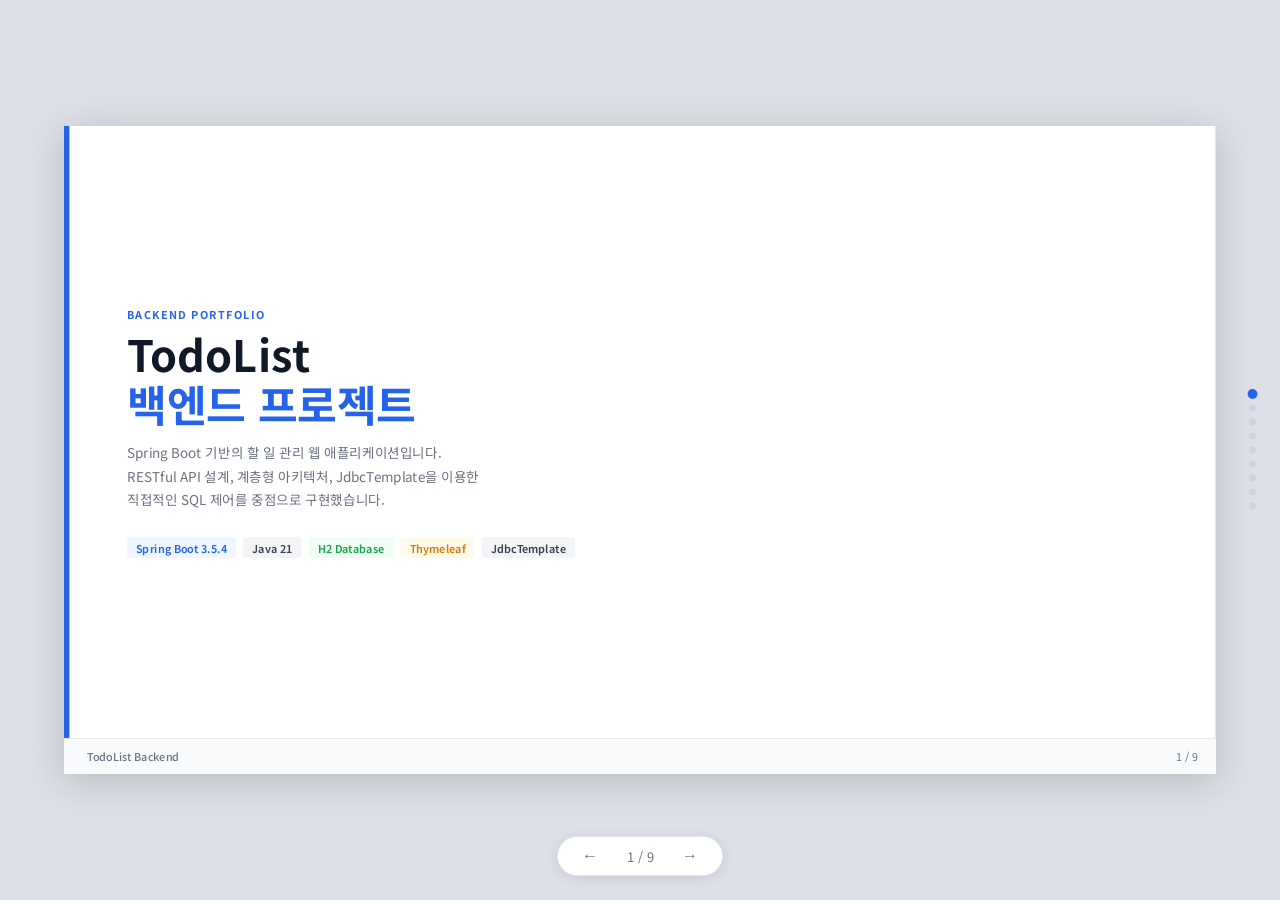
<file: pages/todoList_portfolio.html>
<!DOCTYPE html>
<html lang="ko">
<head>
  <meta charset="UTF-8" />
  <meta name="viewport" content="width=device-width, initial-scale=1.0" />
  <title>TodoList 백엔드 포트폴리오</title>
  <style>
    @import url('https://fonts.googleapis.com/css2?family=Noto+Sans+KR:wght@400;500;700&display=swap');

    * { box-sizing: border-box; margin: 0; padding: 0; }

    :root {
      --accent: #2563eb;
      --accent-light: #eff6ff;
      --text: #111827;
      --sub: #6b7280;
      --border: #e5e7eb;
      --bg: #f9fafb;
      --white: #ffffff;
      --code-bg: #f3f4f6;
      --green: #16a34a;
      --red: #dc2626;
      --amber: #d97706;
      --slide-w: 1280px;
      --slide-h: 720px;
    }

    html, body {
      font-family: 'Noto Sans KR', sans-serif;
      background: #dde1e7;
      height: 100%;
      overflow: hidden;
      color: var(--text);
    }

    #app {
      width: 100vw;
      height: 100vh;
      display: flex;
      align-items: center;
      justify-content: center;
    }

    #stage {
      width: var(--slide-w);
      height: var(--slide-h);
      position: relative;
      box-shadow: 0 8px 40px rgba(0,0,0,.18);
    }

    @media (max-width: 1300px) { #stage { transform: scale(0.9); transform-origin: center; } }
    @media (max-width: 1160px) { #stage { transform: scale(0.8); transform-origin: center; } }
    @media (max-width: 1030px) { #stage { transform: scale(0.7); transform-origin: center; } }
    @media (max-width:  900px) { #stage { transform: scale(0.6); transform-origin: center; } }
    @media (max-width:  780px) { #stage { transform: scale(0.5); transform-origin: center; } }

    /* ── Slide ── */
    .slide {
      position: absolute;
      inset: 0;
      background: var(--white);
      display: flex;
      flex-direction: column;
      opacity: 0;
      pointer-events: none;
      transition: opacity .3s ease;
      overflow: hidden;
    }
    .slide.active { opacity: 1; pointer-events: all; }

    /* 왼쪽 색 바 */
    .slide-inner {
      display: flex;
      flex: 1;
      min-height: 0;
    }
    .side-bar {
      width: 6px;
      background: var(--accent);
      flex-shrink: 0;
    }
    .slide-body {
      flex: 1;
      padding: 52px 64px 44px;
      display: flex;
      flex-direction: column;
      min-height: 0;
    }

    /* ── 슬라이드 헤더 ── */
    .slide-header {
      margin-bottom: 32px;
    }
    .slide-category {
      font-size: 12px;
      font-weight: 700;
      letter-spacing: .12em;
      text-transform: uppercase;
      color: var(--accent);
      margin-bottom: 8px;
    }
    .slide-title {
      font-size: 34px;
      font-weight: 700;
      color: var(--text);
      line-height: 1.2;
    }
    .slide-title span {
      color: var(--accent);
    }
    .slide-desc {
      margin-top: 10px;
      font-size: 15px;
      color: var(--sub);
      line-height: 1.7;
    }
    .title-divider {
      width: 40px;
      height: 3px;
      background: var(--accent);
      margin-top: 14px;
    }

    /* ── 하단 바 ── */
    .slide-footer {
      height: 40px;
      background: var(--bg);
      border-top: 1px solid var(--border);
      display: flex;
      align-items: center;
      justify-content: space-between;
      padding: 0 20px 0 26px;
      flex-shrink: 0;
    }
    .footer-project {
      font-size: 12px;
      color: var(--sub);
      font-weight: 500;
    }
    .footer-num {
      font-size: 12px;
      color: var(--sub);
    }

    /* ── 카드 ── */
    .card {
      background: var(--bg);
      border: 1px solid var(--border);
      border-radius: 8px;
      padding: 20px 22px;
    }
    .card-title {
      font-size: 13px;
      font-weight: 700;
      color: var(--sub);
      text-transform: uppercase;
      letter-spacing: .08em;
      margin-bottom: 12px;
    }

    /* ── 배지 ── */
    .badge {
      display: inline-block;
      padding: 3px 10px;
      border-radius: 4px;
      font-size: 12px;
      font-weight: 600;
    }
    .badge-blue   { background: var(--accent-light); color: var(--accent); }
    .badge-green  { background: #f0fdf4; color: var(--green); }
    .badge-red    { background: #fef2f2; color: var(--red); }
    .badge-amber  { background: #fffbeb; color: var(--amber); }
    .badge-gray   { background: var(--code-bg); color: #374151; }

    /* ── 테이블 ── */
    .ppt-table {
      width: 100%;
      border-collapse: collapse;
      font-size: 14px;
    }
    .ppt-table th {
      padding: 9px 14px;
      text-align: left;
      font-size: 12px;
      font-weight: 700;
      color: var(--sub);
      background: var(--bg);
      border-bottom: 1px solid var(--border);
      letter-spacing: .06em;
      text-transform: uppercase;
    }
    .ppt-table td {
      padding: 10px 14px;
      border-bottom: 1px solid var(--border);
      color: var(--text);
      vertical-align: middle;
    }
    .ppt-table tr:last-child td { border-bottom: none; }

    /* ── 코드 블럭 ── */
    .code-block {
      background: #1e1e1e;
      border-radius: 8px;
      padding: 18px 20px;
      font-family: 'Consolas', 'Fira Code', monospace;
      font-size: 13px;
      line-height: 1.7;
      color: #d4d4d4;
      overflow: hidden;
    }
    .kw   { color: #569cd6; }
    .cls  { color: #4ec9b0; }
    .str  { color: #ce9178; }
    .cmt  { color: #6a9955; }
    .fn   { color: #dcdcaa; }
    .num  { color: #b5cea8; }
    .type { color: #4ec9b0; }
    .ann  { color: #9cdcfe; }
    .op   { color: #d4d4d4; }

    /* ── HTTP 메서드 ── */
    .method {
      display: inline-block;
      padding: 2px 8px;
      border-radius: 3px;
      font-size: 12px;
      font-weight: 700;
      font-family: monospace;
      min-width: 56px;
      text-align: center;
    }
    .get    { background: #f0fdf4; color: #166534; border: 1px solid #bbf7d0; }
    .post   { background: #eff6ff; color: #1d4ed8; border: 1px solid #bfdbfe; }
    .put    { background: #fffbeb; color: #92400e; border: 1px solid #fde68a; }
    .delete { background: #fef2f2; color: #991b1b; border: 1px solid #fecaca; }

    /* ── 레이아웃 ── */
    .grid-2 { display: grid; grid-template-columns: 1fr 1fr; gap: 20px; }
    .grid-3 { display: grid; grid-template-columns: 1fr 1fr 1fr; gap: 16px; }
    .grid-4 { display: grid; grid-template-columns: repeat(4, 1fr); gap: 14px; }
    .flex   { display: flex; }
    .flex-col { display: flex; flex-direction: column; }
    .gap-8  { gap: 8px; }
    .gap-12 { gap: 12px; }
    .gap-16 { gap: 16px; }
    .gap-20 { gap: 20px; }
    .items-center { align-items: center; }
    .flex-1 { flex: 1; }

    /* ── 아키텍처 흐름 ── */
    .arch-wrap {
      display: flex;
      align-items: center;
      gap: 0;
      margin-bottom: 28px;
    }
    .arch-node {
      flex: 1;
      border: 1.5px solid var(--border);
      border-radius: 8px;
      padding: 14px 10px;
      text-align: center;
      background: var(--bg);
    }
    .arch-node.accent {
      border-color: var(--accent);
      background: var(--accent-light);
    }
    .arch-node-title {
      font-size: 13px;
      font-weight: 700;
      color: var(--text);
    }
    .arch-node-sub {
      font-size: 11px;
      color: var(--sub);
      margin-top: 3px;
    }
    .arch-arrow {
      flex-shrink: 0;
      width: 28px;
      display: flex;
      align-items: center;
      justify-content: center;
      color: var(--border);
      font-size: 18px;
      font-weight: 300;
    }

    /* ── 피처 리스트 ── */
    .feat-row {
      display: flex;
      align-items: flex-start;
      gap: 12px;
      padding: 11px 0;
      border-bottom: 1px solid var(--border);
    }
    .feat-row:last-child { border-bottom: none; }
    .feat-dot {
      width: 7px;
      height: 7px;
      border-radius: 50%;
      background: var(--accent);
      flex-shrink: 0;
      margin-top: 6px;
    }
    .feat-title { font-size: 14px; font-weight: 700; color: var(--text); margin-bottom: 2px; }
    .feat-desc  { font-size: 13px; color: var(--sub); line-height: 1.5; }

    /* ── 스탯 ── */
    .stat-box {
      text-align: center;
      padding: 20px 10px;
      border: 1px solid var(--border);
      border-radius: 8px;
      background: var(--white);
    }
    .stat-num   { font-size: 38px; font-weight: 700; color: var(--accent); line-height: 1; }
    .stat-label { font-size: 12px; color: var(--sub); margin-top: 6px; }

    /* ── 네비게이션 ── */
    #nav {
      position: fixed;
      bottom: 24px;
      left: 50%;
      transform: translateX(-50%);
      display: flex;
      align-items: center;
      gap: 12px;
      background: var(--white);
      border: 1px solid var(--border);
      border-radius: 999px;
      padding: 8px 18px;
      box-shadow: 0 2px 12px rgba(0,0,0,.1);
    }
    #nav button {
      background: none;
      border: none;
      cursor: pointer;
      font-size: 16px;
      color: var(--sub);
      padding: 2px 6px;
      border-radius: 4px;
    }
    #nav button:hover { background: var(--bg); color: var(--text); }
    #slide-counter { font-size: 13px; color: var(--sub); min-width: 48px; text-align: center; }

    #dots {
      position: fixed;
      right: 24px;
      top: 50%;
      transform: translateY(-50%);
      display: flex;
      flex-direction: column;
      gap: 7px;
    }
    .dot-nav {
      width: 7px; height: 7px;
      border-radius: 50%;
      background: #cbd5e1;
      cursor: pointer;
      transition: background .2s, transform .2s;
    }
    .dot-nav.active { background: var(--accent); transform: scale(1.4); }

    /* ── Hero 슬라이드 전용 ── */
    .hero-left {
      flex: 1;
      display: flex;
      flex-direction: column;
      justify-content: center;
      padding: 52px 48px 52px 64px;
      border-right: 1px solid var(--border);
    }
    .hero-right {
      width: 380px;
      background: var(--bg);
      padding: 52px 40px;
      display: flex;
      flex-direction: column;
      justify-content: center;
      gap: 14px;
    }
    .hero-title {
      font-size: 48px;
      font-weight: 700;
      line-height: 1.15;
      color: var(--text);
    }
    .hero-title span { color: var(--accent); }
    .hero-sub {
      font-size: 15px;
      color: var(--sub);
      line-height: 1.75;
      margin-top: 14px;
      max-width: 420px;
    }
    .tag-row {
      display: flex;
      flex-wrap: wrap;
      gap: 8px;
      margin-top: 28px;
    }

    /* ── tech-stack card ── */
    .tech-item {
      border: 1px solid var(--border);
      border-radius: 8px;
      padding: 16px 14px;
      background: var(--white);
    }
    .tech-name { font-size: 14px; font-weight: 700; color: var(--text); margin-bottom: 3px; }
    .tech-ver  { font-size: 12px; color: var(--sub); }
    .tech-role { font-size: 12px; color: var(--sub); margin-top: 6px; line-height: 1.4; }

    /* ── 구분선 ── */
    .section-line {
      width: 100%;
      height: 1px;
      background: var(--border);
      margin: 16px 0;
    }

    /* ── 인라인 코드 ── */
    code {
      background: var(--code-bg);
      color: #374151;
      padding: 1px 6px;
      border-radius: 3px;
      font-family: 'Consolas', monospace;
      font-size: .9em;
    }
  </style>
</head>
<body>
<div id="app">
<div id="stage">


<!-- ======================================
     S1 · 표지
====================================== -->
<div class="slide active" id="slide-0">
  <div class="slide-inner" style="flex:1; min-height:0;">
    <div class="side-bar"></div>
    <div class="hero-left">
      <div class="slide-category">Backend Portfolio</div>
      <div class="hero-title">
        TodoList<br><span>백엔드 프로젝트</span>
      </div>
      <p class="hero-sub">
        Spring Boot 기반의 할 일 관리 웹 애플리케이션입니다.<br>
        RESTful API 설계, 계층형 아키텍처, JdbcTemplate을 이용한<br>
        직접적인 SQL 제어를 중점으로 구현했습니다.
      </p>
      <div class="tag-row">
        <span class="badge badge-blue">Spring Boot 3.5.4</span>
        <span class="badge badge-gray">Java 21</span>
        <span class="badge badge-green">H2 Database</span>
        <span class="badge badge-amber">Thymeleaf</span>
        <span class="badge badge-gray">JdbcTemplate</span>
      </div>
    </div>
  </div>
  <div class="slide-footer">
    <span class="footer-project">TodoList Backend</span>
    <span class="footer-num">1 / 9</span>
  </div>
</div>


<!-- ======================================
     S2 · 기술 스택
====================================== -->
<div class="slide" id="slide-1">
  <div class="slide-inner">
    <div class="side-bar"></div>
    <div class="slide-body">
      <div class="slide-header">
        <div class="slide-category">Tech Stack</div>
        <div class="slide-title">사용 기술 스택</div>
        <div class="title-divider"></div>
      </div>

      <div class="grid-4" style="margin-bottom:18px;">
        <div class="tech-item">
          <div class="tech-name">Java 21</div>
          <div class="tech-ver">LTS 버전</div>
          <div class="tech-role">언어 기반. Record, Pattern Matching 등 최신 문법 활용 가능</div>
        </div>
        <div class="tech-item">
          <div class="tech-name">Spring Boot 3.5.4</div>
          <div class="tech-ver">최신 릴리즈</div>
          <div class="tech-role">자동 설정, 내장 Tomcat 제공. 빠른 애플리케이션 구성</div>
        </div>
        <div class="tech-item">
          <div class="tech-name">Spring JDBC</div>
          <div class="tech-ver">JdbcTemplate</div>
          <div class="tech-role">ORM 없이 직접 SQL 작성. DB 동작 흐름을 명시적으로 제어</div>
        </div>
        <div class="tech-item">
          <div class="tech-name">H2 Database</div>
          <div class="tech-ver">In-Memory</div>
          <div class="tech-role">별도 DB 설치 없이 즉시 실행. /h2-console로 실시간 조회 가능</div>
        </div>
      </div>

      <div class="grid-3" style="margin-bottom:18px;">
        <div class="tech-item">
          <div class="tech-name">Thymeleaf</div>
          <div class="tech-ver">서버사이드 템플릿</div>
          <div class="tech-role">Spring MVC와 자연스럽게 통합. HTML에 직접 렌더링</div>
        </div>
        <div class="tech-item">
          <div class="tech-name">Spring Web MVC</div>
          <div class="tech-ver">REST + View</div>
          <div class="tech-role">REST API 컨트롤러와 View 컨트롤러를 분리해 역할 명확화</div>
        </div>
        <div class="tech-item">
          <div class="tech-name">Gradle</div>
          <div class="tech-ver">빌드 도구</div>
          <div class="tech-role">의존성 관리, 빌드 자동화. Groovy DSL 기반 스크립트 구성</div>
        </div>
      </div>

      <div class="card" style="padding:16px 20px;">
        <div class="flex gap-20">
          <div>
            <div class="card-title" style="margin-bottom:4px;">기술 선택 배경</div>
            <p style="font-size:13px; color:var(--sub); line-height:1.6;">JPA 대신 JdbcTemplate을 선택해 SQL을 직접 작성함으로써 ORM이 감추는 DB 동작 원리를 명확하게 이해하는 것을 목표로 했습니다.</p>
          </div>
          <div style="width:1px; background:var(--border); flex-shrink:0;"></div>
          <div>
            <div class="card-title" style="margin-bottom:4px;">DB 전략</div>
            <p style="font-size:13px; color:var(--sub); line-height:1.6;">H2 인메모리 DB를 사용해 환경 설정 없이 바로 실행 가능한 독립적인 개발 환경을 구성했습니다. <code>schema.sql</code>로 스키마를 자동 초기화합니다.</p>
          </div>
        </div>
      </div>
    </div>
  </div>
  <div class="slide-footer">
    <span class="footer-project">TodoList Backend</span>
    <span class="footer-num">2 / 9</span>
  </div>
</div>


<!-- ======================================
     S3 · 아키텍처
====================================== -->
<div class="slide" id="slide-2">
  <div class="slide-inner">
    <div class="side-bar"></div>
    <div class="slide-body">
      <div class="slide-header">
        <div class="slide-category">Architecture</div>
        <div class="slide-title">계층형 아키텍처</div>
        <div class="title-divider"></div>
      </div>

      <div class="arch-wrap">
        <div class="arch-node accent">
          <div class="arch-node-title">Client</div>
          <div class="arch-node-sub">Browser / JS</div>
        </div>
        <div class="arch-arrow">›</div>
        <div class="arch-node">
          <div class="arch-node-title">Controller</div>
          <div class="arch-node-sub">@RestController</div>
        </div>
        <div class="arch-arrow">›</div>
        <div class="arch-node">
          <div class="arch-node-title">Service</div>
          <div class="arch-node-sub">@Service</div>
        </div>
        <div class="arch-arrow">›</div>
        <div class="arch-node">
          <div class="arch-node-title">Repository</div>
          <div class="arch-node-sub">@Repository</div>
        </div>
        <div class="arch-arrow">›</div>
        <div class="arch-node">
          <div class="arch-node-title">H2 DB</div>
          <div class="arch-node-sub">In-Memory</div>
        </div>
      </div>

      <div class="grid-2">
        <div>
          <div class="card-title">레이어별 역할</div>
          <table class="ppt-table">
            <thead>
              <tr><th>레이어</th><th>클래스</th><th>역할</th></tr>
            </thead>
            <tbody>
              <tr>
                <td><span class="badge badge-blue">Controller</span></td>
                <td><code>TodoController</code></td>
                <td style="font-size:13px;">HTTP 요청·응답. REST API 처리</td>
              </tr>
              <tr>
                <td><span class="badge badge-blue">Controller</span></td>
                <td><code>TodoViewController</code></td>
                <td style="font-size:13px;">View 엔드포인트 (<code>/</code>)</td>
              </tr>
              <tr>
                <td><span class="badge badge-gray">Service</span></td>
                <td><code>TodoService</code></td>
                <td style="font-size:13px;">비즈니스 로직 캡슐화</td>
              </tr>
              <tr>
                <td><span class="badge badge-green">Repository</span></td>
                <td><code>TodoRepository</code></td>
                <td style="font-size:13px;">JdbcTemplate 기반 CRUD</td>
              </tr>
            </tbody>
          </table>
        </div>
        <div>
          <div class="card-title">패키지 구조</div>
          <div class="code-block" style="font-size:12.5px; line-height:1.75;"><pre>
<span class="cmt">com.example.todoList/</span>
├── <span class="ann">TodoListApplication.java</span>
├── <span class="ann">controller/</span>
│   ├── <span class="cls">TodoController.java</span>      <span class="cmt">// REST API</span>
│   └── <span class="cls">TodoViewController.java</span>  <span class="cmt">// View</span>
├── <span class="ann">domain/</span>
│   ├── <span class="cls">Todo.java</span>                <span class="cmt">// Entity</span>
│   └── <span class="cls">Priority.java</span>           <span class="cmt">// Enum</span>
├── <span class="ann">service/</span>
│   └── <span class="cls">TodoService.java</span>
└── <span class="ann">repository/</span>
    └── <span class="cls">TodoRepository.java</span>
</pre></div>
        </div>
      </div>
    </div>
  </div>
  <div class="slide-footer">
    <span class="footer-project">TodoList Backend</span>
    <span class="footer-num">3 / 9</span>
  </div>
</div>


<!-- ======================================
     S4 · 도메인 모델
====================================== -->
<div class="slide" id="slide-3">
  <div class="slide-inner">
    <div class="side-bar"></div>
    <div class="slide-body">
      <div class="slide-header">
        <div class="slide-category">Domain Model</div>
        <div class="slide-title">도메인 모델 설계</div>
        <div class="title-divider"></div>
      </div>

      <div class="grid-2" style="flex:1; align-items:start;">
        <div class="flex-col gap-16">
          <div>
            <div class="card-title">Todo Entity 필드</div>
            <table class="ppt-table">
              <thead>
                <tr><th>필드</th><th>타입</th><th>제약 / 기본값</th></tr>
              </thead>
              <tbody>
                <tr>
                  <td><code>id</code></td>
                  <td><span class="badge badge-gray">Long</span></td>
                  <td><span class="badge badge-blue">AUTO_INCREMENT PK</span></td>
                </tr>
                <tr>
                  <td><code>content</code></td>
                  <td><span class="badge badge-gray">String</span></td>
                  <td><span class="badge badge-red">NOT NULL</span></td>
                </tr>
                <tr>
                  <td><code>completed</code></td>
                  <td><span class="badge badge-gray">boolean</span></td>
                  <td><span class="badge badge-green">DEFAULT false</span></td>
                </tr>
                <tr>
                  <td><code>dueDate</code></td>
                  <td><span class="badge badge-gray">LocalDate</span></td>
                  <td><span class="badge badge-amber">NULLABLE</span></td>
                </tr>
                <tr>
                  <td><code>priority</code></td>
                  <td><span class="badge badge-gray">Priority</span></td>
                  <td><span class="badge badge-green">DEFAULT MEDIUM</span></td>
                </tr>
                <tr>
                  <td><code>createdAt</code></td>
                  <td><span class="badge badge-gray">LocalDateTime</span></td>
                  <td><span class="badge badge-green">AUTO TIMESTAMP</span></td>
                </tr>
              </tbody>
            </table>
          </div>
          <div class="card">
            <div class="card-title">Priority Enum</div>
            <div class="flex gap-8">
              <span class="badge badge-red" style="font-size:13px; padding:4px 14px;">HIGH</span>
              <span class="badge badge-amber" style="font-size:13px; padding:4px 14px;">MEDIUM</span>
              <span class="badge badge-green" style="font-size:13px; padding:4px 14px;">LOW</span>
            </div>
            <p style="font-size:12px; color:var(--sub); margin-top:10px; line-height:1.5;">DB에는 VARCHAR(10)으로 저장. Enum.valueOf()로 변환.</p>
          </div>
        </div>
        <div class="flex-col gap-16">
          <div>
            <div class="card-title">DDL Schema</div>
            <div class="code-block" style="font-size:12.5px;">
<span class="kw">CREATE TABLE</span> <span class="cls">todo</span> (
  <span class="ann">id</span>         <span class="type">BIGINT</span> <span class="kw">AUTO_INCREMENT PRIMARY KEY</span>,
  <span class="ann">content</span>    <span class="type">VARCHAR</span>(<span class="num">255</span>) <span class="kw">NOT NULL</span>,
  <span class="ann">completed</span>  <span class="type">BOOLEAN</span> <span class="kw">DEFAULT</span> <span class="kw">FALSE</span>,
  <span class="ann">due_date</span>   <span class="type">DATE</span>,
  <span class="ann">priority</span>   <span class="type">VARCHAR</span>(<span class="num">10</span>) <span class="kw">NOT NULL DEFAULT</span> <span class="str">'MEDIUM'</span>,
  <span class="ann">created_at</span> <span class="type">TIMESTAMP</span> <span class="kw">NOT NULL</span>
             <span class="kw">DEFAULT</span> <span class="fn">CURRENT_TIMESTAMP</span>
);
            </div>
          </div>
          <div class="card">
            <div class="card-title">설계 포인트</div>
            <div class="flex-col gap-8">
              <p style="font-size:13px; color:var(--sub); line-height:1.5;">— ORM 미사용으로 SQL 동작을 명시적으로 파악 가능</p>
              <p style="font-size:13px; color:var(--sub); line-height:1.5;">— <code>created_at</code> DB DEFAULT 설정으로 앱 의존도 제거</p>
              <p style="font-size:13px; color:var(--sub); line-height:1.5;">— <code>due_date</code> NULL 허용으로 선택적 마감일 지원</p>
              <p style="font-size:13px; color:var(--sub); line-height:1.5;">— Priority는 VARCHAR 저장 후 Enum 변환 처리</p>
            </div>
          </div>
        </div>
      </div>
    </div>
  </div>
  <div class="slide-footer">
    <span class="footer-project">TodoList Backend</span>
    <span class="footer-num">4 / 9</span>
  </div>
</div>


<!-- ======================================
     S5 · REST API
====================================== -->
<div class="slide" id="slide-4">
  <div class="slide-inner">
    <div class="side-bar"></div>
    <div class="slide-body">
      <div class="slide-header">
        <div class="slide-category">REST API</div>
        <div class="slide-title">API 엔드포인트 설계</div>
        <div class="title-divider"></div>
      </div>

      <div style="margin-bottom:20px;">
        <table class="ppt-table">
          <thead>
            <tr>
              <th style="width:80px;">Method</th>
              <th style="width:230px;">Endpoint</th>
              <th>파라미터 / 바디</th>
              <th style="width:150px;">응답</th>
              <th>설명</th>
            </tr>
          </thead>
          <tbody>
            <tr>
              <td><span class="method get">GET</span></td>
              <td><code>/api/todos</code></td>
              <td style="font-size:13px;"><code>?status</code> <code>?query</code> <code>?sort</code></td>
              <td><span class="badge badge-green">List&lt;Todo&gt;</span></td>
              <td style="font-size:13px;">전체 조회 · 필터 · 검색 · 정렬</td>
            </tr>
            <tr>
              <td><span class="method post">POST</span></td>
              <td><code>/api/todos</code></td>
              <td style="font-size:13px;">Body: <code>Todo</code></td>
              <td><span class="badge badge-blue">Todo</span></td>
              <td style="font-size:13px;">새 할 일 생성</td>
            </tr>
            <tr>
              <td><span class="method put">PUT</span></td>
              <td><code>/api/todos/{id}</code></td>
              <td style="font-size:13px;">Path: <code>id</code>, Body: <code>Todo</code></td>
              <td><span class="badge badge-blue">Todo</span></td>
              <td style="font-size:13px;">특정 할 일 수정</td>
            </tr>
            <tr>
              <td><span class="method delete">DELETE</span></td>
              <td><code>/api/todos/{id}</code></td>
              <td style="font-size:13px;">Path: <code>id</code></td>
              <td><span class="badge badge-gray">204 No Content</span></td>
              <td style="font-size:13px;">단건 삭제</td>
            </tr>
            <tr>
              <td><span class="method delete">DELETE</span></td>
              <td><code>/api/todos/completed</code></td>
              <td style="font-size:13px;">—</td>
              <td><span class="badge badge-amber">deletedCount</span></td>
              <td style="font-size:13px;">완료 항목 일괄 삭제</td>
            </tr>
          </tbody>
        </table>
      </div>

      <div class="grid-2">
        <div class="card">
          <div class="card-title">GET /api/todos 쿼리 파라미터</div>
          <div class="flex-col gap-12">
            <div class="flex items-center gap-12">
              <code style="min-width:60px;">status</code>
              <span style="font-size:13px; color:var(--sub);">ALL · ACTIVE · COMPLETED <span style="color:var(--text);">(기본값: ALL)</span></span>
            </div>
            <div class="flex items-center gap-12">
              <code style="min-width:60px;">query</code>
              <span style="font-size:13px; color:var(--sub);">content 키워드 검색. 대소문자 무관 LIKE 처리</span>
            </div>
            <div class="flex items-center gap-12">
              <code style="min-width:60px;">sort</code>
              <span style="font-size:13px; color:var(--sub);">LATEST (최신순) · DUE_ASC (마감일순, NULL은 후순위) <span style="color:var(--text);">(기본값: LATEST)</span></span>
            </div>
          </div>
        </div>
        <div class="card">
          <div class="card-title">응답 JSON 예시</div>
          <div class="code-block" style="font-size:12.5px; line-height:1.6;">
{
  <span class="str">"id"</span>: <span class="num">1</span>,
  <span class="str">"content"</span>: <span class="str">"Spring Boot 공부하기"</span>,
  <span class="str">"completed"</span>: <span class="kw">false</span>,
  <span class="str">"dueDate"</span>: <span class="str">"2026-03-31"</span>,
  <span class="str">"priority"</span>: <span class="str">"HIGH"</span>,
  <span class="str">"createdAt"</span>: <span class="str">"2026-03-27T10:00:00"</span>
}
          </div>
        </div>
      </div>
    </div>
  </div>
  <div class="slide-footer">
    <span class="footer-project">TodoList Backend</span>
    <span class="footer-num">5 / 9</span>
  </div>
</div>


<!-- ======================================
     S6 · Repository 핵심 코드
====================================== -->
<div class="slide" id="slide-5">
  <div class="slide-inner">
    <div class="side-bar"></div>
    <div class="slide-body">
      <div class="slide-header">
        <div class="slide-category">Core Code</div>
        <div class="slide-title">Repository 핵심 구현</div>
        <div class="title-divider"></div>
      </div>

      <div class="grid-2" style="flex:1; align-items:start;">
        <div class="flex-col gap-16">
          <div>
            <div class="card-title">동적 SQL 빌더 — findAll()</div>
            <div class="code-block" style="font-size:12px; line-height:1.65;">
<span class="type">StringBuilder</span> sql <span class="op">=</span> <span class="kw">new</span> <span class="cls">StringBuilder</span>(
    <span class="str">"SELECT * FROM todo WHERE 1=1"</span>);

<span class="cmt">// 상태 필터</span>
<span class="kw">if</span> (<span class="str">"ACTIVE"</span>.equals(status))
    sql.append(<span class="str">" AND completed = FALSE"</span>);
<span class="kw">else if</span> (<span class="str">"COMPLETED"</span>.equals(status))
    sql.append(<span class="str">" AND completed = TRUE"</span>);

<span class="cmt">// 키워드 검색</span>
<span class="kw">if</span> (query != <span class="kw">null</span> && !query.isBlank())
    sql.append(<span class="str">" AND LOWER(content) LIKE ?"</span>);

<span class="cmt">// 정렬</span>
<span class="kw">if</span> (<span class="str">"DUE_ASC"</span>.equals(sort))
    sql.append(<span class="str">" ORDER BY due_date ASC NULLS LAST"</span>);
<span class="kw">else</span>
    sql.append(<span class="str">" ORDER BY created_at DESC"</span>);
            </div>
          </div>
          <div class="card">
            <div class="card-title">구현 포인트</div>
            <div class="flex-col gap-8">
              <p style="font-size:13px; color:var(--sub);">— <code>WHERE 1=1</code> 패턴으로 조건을 동적으로 추가</p>
              <p style="font-size:13px; color:var(--sub);">— <code>LOWER()</code>로 대소문자 무관 검색 구현</p>
              <p style="font-size:13px; color:var(--sub);">— <code>NULLS LAST</code>로 마감일 없는 항목 후순위 정렬</p>
            </div>
          </div>
        </div>

        <div class="flex-col gap-16">
          <div>
            <div class="card-title">RowMapper 구현</div>
            <div class="code-block" style="font-size:12px; line-height:1.65;">
<span class="kw">private final</span> <span class="type">RowMapper</span>&lt;<span class="cls">Todo</span>&gt; todoRowMapper
    = (rs, rowNum) -> {
  <span class="type">Long</span> id = rs.getLong(<span class="str">"id"</span>);
  <span class="type">String</span> content = rs.getString(<span class="str">"content"</span>);
  <span class="kw">boolean</span> completed = rs.getBoolean(<span class="str">"completed"</span>);
  <span class="type">LocalDate</span> due =
      rs.getObject(<span class="str">"due_date"</span>, <span class="cls">LocalDate</span>.class);
  <span class="type">Priority</span> p =
      <span class="cls">Priority</span>.valueOf(rs.getString(<span class="str">"priority"</span>));
  <span class="type">LocalDateTime</span> ca =
      rs.getObject(<span class="str">"created_at"</span>, <span class="cls">LocalDateTime</span>.class);
  <span class="kw">return new</span> <span class="cls">Todo</span>(id, content, completed, due, p, ca);
};
            </div>
          </div>
          <div class="card">
            <div class="card-title">Repository 메서드</div>
            <div class="flex-col gap-8">
              <div class="flex items-center gap-8"><span class="badge badge-green">addTodo()</span><span style="font-size:13px; color:var(--sub);">INSERT + KeyHolder로 생성 ID 반환</span></div>
              <div class="flex items-center gap-8"><span class="badge badge-blue">findById()</span><span style="font-size:13px; color:var(--sub);">단건 조회</span></div>
              <div class="flex items-center gap-8"><span class="badge badge-blue">findAll()</span><span style="font-size:13px; color:var(--sub);">동적 필터·정렬 다건 조회</span></div>
              <div class="flex items-center gap-8"><span class="badge badge-amber">updateTodo()</span><span style="font-size:13px; color:var(--sub);">전체 필드 UPDATE</span></div>
              <div class="flex items-center gap-8"><span class="badge badge-red">deleteTodo()</span><span style="font-size:13px; color:var(--sub);">단건 삭제</span></div>
              <div class="flex items-center gap-8"><span class="badge badge-red">deleteCompleted()</span><span style="font-size:13px; color:var(--sub);">완료 항목 일괄 삭제, 건수 반환</span></div>
            </div>
          </div>
        </div>
      </div>
    </div>
  </div>
  <div class="slide-footer">
    <span class="footer-project">TodoList Backend</span>
    <span class="footer-num">6 / 9</span>
  </div>
</div>


<!-- ======================================
     S7 · 주요 기능
====================================== -->
<div class="slide" id="slide-6">
  <div class="slide-inner">
    <div class="side-bar"></div>
    <div class="slide-body">
      <div class="slide-header">
        <div class="slide-category">Features</div>
        <div class="slide-title">주요 기능 구현</div>
        <div class="title-divider"></div>
      </div>

      <div class="grid-2">
        <div>
          <div class="feat-row">
            <div class="feat-dot"></div>
            <div>
              <div class="feat-title">CRUD 전체 구현</div>
              <div class="feat-desc">생성 · 조회 · 수정 · 삭제 완전 지원. PUT 요청으로 content, dueDate, priority, completed를 한 번에 업데이트</div>
            </div>
          </div>
          <div class="feat-row">
            <div class="feat-dot"></div>
            <div>
              <div class="feat-title">검색 · 필터 · 정렬</div>
              <div class="feat-desc">상태 필터(ALL/ACTIVE/COMPLETED), 키워드 검색, 최신순/마감일순 정렬을 단일 GET API에서 조합 처리</div>
            </div>
          </div>
          <div class="feat-row">
            <div class="feat-dot"></div>
            <div>
              <div class="feat-title">우선순위 관리</div>
              <div class="feat-desc">HIGH / MEDIUM / LOW 3단계로 업무 중요도를 분류. DB는 VARCHAR 저장, Java는 Enum으로 처리</div>
            </div>
          </div>
          <div class="feat-row">
            <div class="feat-dot"></div>
            <div>
              <div class="feat-title">완료 항목 일괄 삭제</div>
              <div class="feat-desc">완료된 할 일을 한 번에 삭제하는 벌크 DELETE API. 삭제된 건수를 응답으로 반환</div>
            </div>
          </div>
        </div>
        <div>
          <div class="feat-row">
            <div class="feat-dot"></div>
            <div>
              <div class="feat-title">마감일 추적</div>
              <div class="feat-desc">LocalDate 타입으로 선택적 마감일 설정 가능. DUE_ASC 정렬 시 마감일 없는 항목은 NULLS LAST 처리</div>
            </div>
          </div>
          <div class="feat-row">
            <div class="feat-dot"></div>
            <div>
              <div class="feat-title">REST + MVC 컨트롤러 분리</div>
              <div class="feat-desc">API 전용 TodoController와 View 전용 TodoViewController를 분리해 역할 명확화 및 유지보수성 향상</div>
            </div>
          </div>
          <div class="feat-row">
            <div class="feat-dot"></div>
            <div>
              <div class="feat-title">프론트엔드 연동</div>
              <div class="feat-desc">Vanilla JS Fetch API로 REST 호출. 디바운스 검색(300ms), XSS 방어용 HTML 이스케이프 적용</div>
            </div>
          </div>
          <div class="feat-row">
            <div class="feat-dot"></div>
            <div>
              <div class="feat-title">H2 Console</div>
              <div class="feat-desc">/h2-console에서 실시간으로 DB 상태 확인 가능. 개발·디버깅 생산성 향상</div>
            </div>
          </div>
        </div>
      </div>
    </div>
  </div>
  <div class="slide-footer">
    <span class="footer-project">TodoList Backend</span>
    <span class="footer-num">7 / 9</span>
  </div>
</div>


<!-- ======================================
     S8 · 프론트엔드
====================================== -->
<div class="slide" id="slide-7">
  <div class="slide-inner">
    <div class="side-bar"></div>
    <div class="slide-body">
      <div class="slide-header">
        <div class="slide-category">Frontend</div>
        <div class="slide-title">프론트엔드 구현</div>
        <div class="title-divider"></div>
      </div>

      <div class="grid-2" style="flex:1; align-items:start;">
        <div class="flex-col gap-16">
          <div class="card">
            <div class="card-title">UI 구성 요소</div>
            <table class="ppt-table">
              <tbody>
                <tr>
                  <td><span class="badge badge-blue">Summary Cards</span></td>
                  <td style="font-size:13px;">전체 · 진행중 · 완료 개수 요약 표시</td>
                </tr>
                <tr>
                  <td><span class="badge badge-blue">Todo Form</span></td>
                  <td style="font-size:13px;">내용 · 마감일 · 우선순위 입력 폼</td>
                </tr>
                <tr>
                  <td><span class="badge badge-blue">Filter Toolbar</span></td>
                  <td style="font-size:13px;">상태 필터 + 검색창 + 정렬 + 일괄삭제</td>
                </tr>
                <tr>
                  <td><span class="badge badge-blue">Todo Table</span></td>
                  <td style="font-size:13px;">체크박스 · 내용 · 마감일 · 우선순위 · 삭제</td>
                </tr>
                <tr>
                  <td><span class="badge badge-gray">Modal / Toast</span></td>
                  <td style="font-size:13px;">삭제 확인 모달, 작업 결과 알림</td>
                </tr>
              </tbody>
            </table>
          </div>
          <div class="card">
            <div class="card-title">CSS 설계</div>
            <div class="flex-col gap-8">
              <p style="font-size:13px; color:var(--sub);">— CSS Custom Properties로 색상 중앙 관리</p>
              <p style="font-size:13px; color:var(--sub);">— Grid 레이아웃으로 폼·툴바 다단 배치</p>
              <p style="font-size:13px; color:var(--sub);">— 768px 미디어쿼리 모바일 반응형</p>
              <p style="font-size:13px; color:var(--sub);">— Priority 배지 색상 분류 (빨강 / 주황 / 초록)</p>
            </div>
          </div>
        </div>

        <div class="flex-col gap-16">
          <div>
            <div class="card-title">JavaScript 핵심 구현</div>
            <div class="code-block" style="font-size:12px; line-height:1.65;">
<span class="cmt">// 상태 관리</span>
<span class="kw">const</span> state = {
  status: <span class="str">"ALL"</span>,
  query:  <span class="str">""</span>,
  sort:   <span class="str">"LATEST"</span>,
  todos:  []
};

<span class="cmt">// 디바운스 검색 (300ms)</span>
searchInput.addEventListener(<span class="str">'input'</span>,
  debounce(() => {
    state.query = searchInput.value;
    fetchTodos();
  }, <span class="num">300</span>)
);

<span class="cmt">// XSS 방어 — 사용자 입력 이스케이프</span>
<span class="kw">function</span> <span class="fn">escapeHtml</span>(v) {
  <span class="kw">return</span> v.replace(<span class="str">/&amp;/g</span>, <span class="str">'&amp;amp;'</span>)
           .replace(<span class="str">/&lt;/g</span>, <span class="str">'&amp;lt;'</span>)
           .replace(<span class="str">/&gt;/g</span>, <span class="str">'&amp;gt;'</span>);
}
            </div>
          </div>
          <div class="card">
            <div class="card-title">기술 포인트</div>
            <div class="flex-col gap-8">
              <p style="font-size:13px; color:var(--sub);">— Fetch API 래퍼로 에러 처리 일원화</p>
              <p style="font-size:13px; color:var(--sub);">— Optimistic UI 업데이트 + 실패 시 롤백</p>
              <p style="font-size:13px; color:var(--sub);">— Nanum Gothic 폰트로 가독성 최적화</p>
              <p style="font-size:13px; color:var(--sub);">— 토스트 알림으로 작업 결과 즉시 피드백</p>
            </div>
          </div>
        </div>
      </div>
    </div>
  </div>
  <div class="slide-footer">
    <span class="footer-project">TodoList Backend</span>
    <span class="footer-num">8 / 9</span>
  </div>
</div>


<!-- ======================================
     S9 · 마무리
====================================== -->
<div class="slide" id="slide-8">
  <div class="slide-inner">
    <div class="side-bar"></div>
    <div class="slide-body">
      <div class="slide-header">
        <div class="slide-category">Summary</div>
        <div class="slide-title">프로젝트 정리</div>
        <div class="title-divider"></div>
      </div>

      <div class="grid-3" style="margin-bottom:20px;">
        <div class="card">
          <div class="card-title">계층형 아키텍처</div>
          <p style="font-size:13px; color:var(--sub); line-height:1.6;">Controller → Service → Repository 레이어 분리로 관심사 분리 및 유지보수성을 확보했습니다.</p>
        </div>
        <div class="card">
          <div class="card-title">RESTful API 설계</div>
          <p style="font-size:13px; color:var(--sub); line-height:1.6;">HTTP 메서드 의미에 맞는 5개 엔드포인트를 설계했습니다. 필터·검색·정렬을 단일 GET API에서 조합합니다.</p>
        </div>
        <div class="card">
          <div class="card-title">직접 SQL 제어</div>
          <p style="font-size:13px; color:var(--sub); line-height:1.6;">JdbcTemplate + RowMapper로 ORM 없이 SQL을 직접 작성해 DB 동작 원리를 명확하게 이해했습니다.</p>
        </div>
      </div>

      <div class="grid-2" style="margin-bottom:20px;">
        <div class="card">
          <div class="card-title">배운 점</div>
          <div class="flex-col gap-8" style="margin-top:4px;">
            <p style="font-size:13px; color:var(--sub);">— Spring MVC 요청 흐름 (DispatcherServlet → Controller → View)</p>
            <p style="font-size:13px; color:var(--sub);">— JdbcTemplate 동적 쿼리 빌딩 패턴</p>
            <p style="font-size:13px; color:var(--sub);">— REST API 설계 원칙과 HTTP 메서드 활용</p>
            <p style="font-size:13px; color:var(--sub);">— Thymeleaf + Vanilla JS 연동 방식</p>
          </div>
        </div>
        <div class="card">
          <div class="card-title">개선 가능 포인트</div>
          <div class="flex-col gap-8" style="margin-top:4px;">
            <p style="font-size:13px; color:var(--sub);">— JPA / Hibernate 도입으로 반복 코드 감소</p>
            <p style="font-size:13px; color:var(--sub);">— @ControllerAdvice로 예외 처리 고도화</p>
            <p style="font-size:13px; color:var(--sub);">— 단위 테스트 커버리지 확대 (MockMvc 등)</p>
            <p style="font-size:13px; color:var(--sub);">— PostgreSQL 등 실 DB 연동</p>
          </div>
        </div>
      </div>

      <div class="card" style="padding:14px 20px;">
        <div class="card-title" style="margin-bottom:8px;">사용 기술</div>
        <div class="flex gap-8" style="flex-wrap:wrap;">
          <span class="badge badge-blue">Spring Boot 3.5.4</span>
          <span class="badge badge-gray">Java 21</span>
          <span class="badge badge-green">H2 Database</span>
          <span class="badge badge-amber">Thymeleaf</span>
          <span class="badge badge-gray">JdbcTemplate</span>
          <span class="badge badge-blue">REST API</span>
          <span class="badge badge-gray">Layered Architecture</span>
          <span class="badge badge-gray">Vanilla JS</span>
          <span class="badge badge-gray">Gradle</span>
        </div>
      </div>
    </div>
  </div>
  <div class="slide-footer">
    <span class="footer-project">TodoList Backend</span>
    <span class="footer-num">9 / 9</span>
  </div>
</div>


</div><!-- /stage -->
</div><!-- /app -->

<div id="nav">
  <button onclick="goPrev()">&#8592;</button>
  <span id="slide-counter">1 / 9</span>
  <button onclick="goNext()">&#8594;</button>
</div>

<div id="dots"></div>

<script>
  const TOTAL = 9;
  let cur = 0;
  const slides = document.querySelectorAll('.slide');
  const counter = document.getElementById('slide-counter');
  const dotsEl = document.getElementById('dots');

  for (let i = 0; i < TOTAL; i++) {
    const d = document.createElement('div');
    d.className = 'dot-nav' + (i === 0 ? ' active' : '');
    d.addEventListener('click', () => goTo(i));
    dotsEl.appendChild(d);
  }

  function goTo(n) {
    slides[cur].classList.remove('active');
    dotsEl.children[cur].classList.remove('active');
    cur = (n + TOTAL) % TOTAL;
    slides[cur].classList.add('active');
    dotsEl.children[cur].classList.add('active');
    counter.textContent = `${cur + 1} / ${TOTAL}`;
  }

  function goNext() { goTo(cur + 1); }
  function goPrev() { goTo(cur - 1); }

  document.addEventListener('keydown', e => {
    if (e.key === 'ArrowRight' || e.key === ' ') { e.preventDefault(); goNext(); }
    else if (e.key === 'ArrowLeft') { e.preventDefault(); goPrev(); }
  });

  let tx = null;
  document.addEventListener('touchstart', e => { tx = e.touches[0].clientX; });
  document.addEventListener('touchend', e => {
    if (tx === null) return;
    const dx = e.changedTouches[0].clientX - tx;
    if (Math.abs(dx) > 50) dx < 0 ? goNext() : goPrev();
    tx = null;
  });
</script>
</body>
</html>
</file>
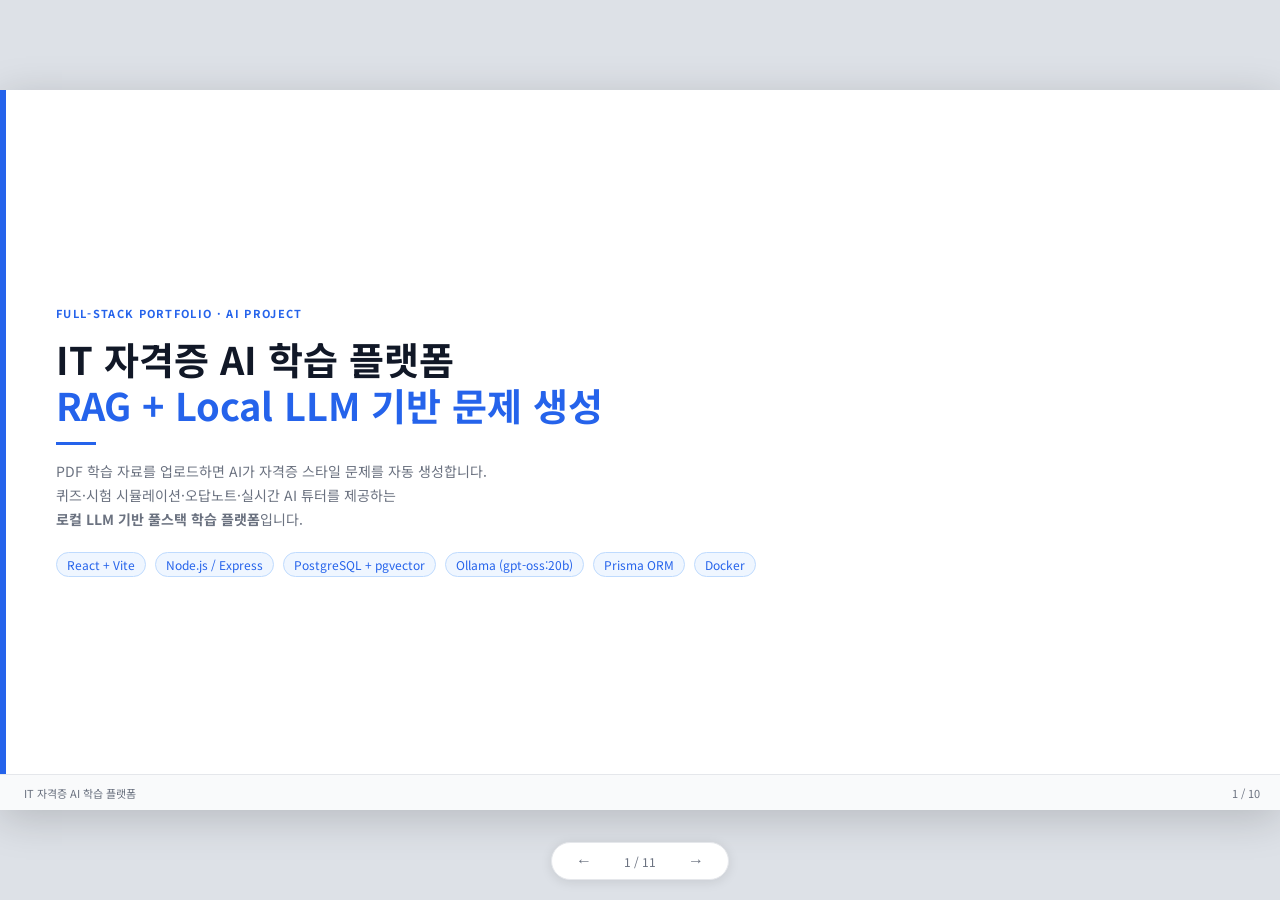
<file: pages/portfolio/ai_project_portfolio.html>
<!DOCTYPE html>
<html lang="ko">
<head>
  <meta charset="UTF-8" />
  <meta name="viewport" content="width=device-width, initial-scale=1.0" />
  <title>IT 자격증 AI 학습 플랫폼 · Portfolio</title>
  <style>
    @import url('https://fonts.googleapis.com/css2?family=Noto+Sans+KR:wght@400;500;700&family=JetBrains+Mono:wght@400;500&display=swap');
    * { box-sizing: border-box; margin: 0; padding: 0; }
    :root {
      --accent: #2563eb; --accent-light: #eff6ff;
      --text: #111827; --sub: #6b7280;
      --border: #e5e7eb; --bg: #f9fafb;
      --white: #ffffff;
      --slide-w: 1280px; --slide-h: 720px;
    }
    html, body { font-family: 'Noto Sans KR', sans-serif; background: #dde1e7; height: 100%; overflow: hidden; color: var(--text); }
    #app { width: 100vw; height: 100vh; display: flex; align-items: center; justify-content: center; }
    #stage { width: var(--slide-w); height: var(--slide-h); position: relative; box-shadow: 0 8px 40px rgba(0,0,0,.18); }
    .slide { position: absolute; inset: 0; display: flex; flex-direction: column; background: var(--white); opacity: 0; pointer-events: none; transition: opacity .25s ease; }
    .slide.active { opacity: 1; pointer-events: all; }
    .slide-inner { flex: 1; display: flex; min-height: 0; overflow: hidden; }
    .side-bar { width: 6px; background: var(--accent); flex-shrink: 0; }
    .slide-body { flex: 1; padding: 40px 52px 30px; display: flex; flex-direction: column; gap: 11px; overflow: hidden; }
    .slide-category { font-size: 11px; font-weight: 700; letter-spacing: .12em; text-transform: uppercase; color: var(--accent); }
    .slide-title { font-size: 27px; font-weight: 700; line-height: 1.2; }
    .slide-desc { font-size: 13px; line-height: 1.7; color: var(--sub); }
    .title-divider { width: 40px; height: 3px; background: var(--accent); }
    .slide-footer { height: 36px; background: var(--bg); border-top: 1px solid var(--border); display: flex; align-items: center; justify-content: space-between; padding: 0 20px 0 24px; color: var(--sub); font-size: 11px; flex-shrink: 0; }
    .grid-2 { display: grid; grid-template-columns: 1fr 1fr; gap: 12px; }
    .grid-3 { display: grid; grid-template-columns: repeat(3, 1fr); gap: 12px; }
    .grid-4 { display: grid; grid-template-columns: repeat(4, 1fr); gap: 10px; }
    .card { background: var(--bg); border: 1px solid var(--border); border-radius: 8px; padding: 13px 15px; }
    .card-title { font-size: 10.5px; font-weight: 700; color: var(--sub); text-transform: uppercase; letter-spacing: .08em; margin-bottom: 7px; }
    .chip { display: inline-block; border: 1px solid #bfdbfe; background: var(--accent-light); color: var(--accent); border-radius: 999px; padding: 3px 10px; font-size: 12px; margin-right: 5px; margin-bottom: 4px; }
    ul.fl { padding-left: 15px; color: var(--sub); font-size: 12.5px; line-height: 1.9; }
    ul.fl li::marker { color: var(--accent); }
    /* Code */
    .cb { background: #0f172a; border-radius: 8px; padding: 11px 13px; overflow: hidden; }
    .cb pre { font-family: 'JetBrains Mono', monospace; font-size: 10.5px; line-height: 1.6; color: #e2e8f0; white-space: pre; overflow: hidden; }
    .kw { color: #93c5fd; } .fn { color: #6ee7b7; } .str { color: #fde68a; }
    .cm { color: #64748b; font-style: italic; } .nm { color: #fca5a5; } .op { color: #94a3b8; }
    .ty { color: #f9a8d4; }
    /* Stack icons */
    .icon-grid { display: flex; flex-wrap: wrap; gap: 8px; }
    .icon-item { display: flex; flex-direction: column; align-items: center; gap: 3px; background: var(--bg); border: 1px solid var(--border); border-radius: 8px; padding: 7px 10px; min-width: 62px; }
    .icon-item img { width: 28px; height: 28px; object-fit: contain; }
    .icon-item span { font-size: 9px; color: var(--sub); font-weight: 600; white-space: nowrap; }
    /* Flow */
    .frow { display: flex; align-items: center; gap: 4px; flex-wrap: nowrap; }
    .fb { border-radius: 5px; padding: 5px 11px; font-size: 11.5px; font-weight: 600; white-space: nowrap; line-height: 1.3; }
    .fb-bl { background: #f8f9fa; border: 1.5px solid #d1d5db; color: #374151; }
    .fb-gr { background: #f8f9fa; border: 1.5px solid #d1d5db; color: #374151; }
    .fb-pu { background: #f8f9fa; border: 1.5px solid #d1d5db; color: #374151; }
    .fb-or { background: #f8f9fa; border: 1.5px solid #d1d5db; color: #374151; }
    .fb-dk { background: #f1f3f5; border: 1.5px solid #9ca3af; color: #6b7280; }
    .farr { font-size: 12px; color: #9ca3af; }
    /* Screenshot */
    .ss { border-radius: 8px; border: 1px solid var(--border); width: 100%; height: 100%; object-fit: cover; object-position: top; display: block; }
    /* Split */
    .split { display: flex; gap: 20px; flex: 1; min-height: 0; }
    .spl { flex: 1; display: flex; flex-direction: column; gap: 10px; min-width: 0; overflow: hidden; }
    .spr { width: 410px; flex-shrink: 0; overflow: hidden; }
    /* Badge */
    .badge { display: inline-block; border-radius: 3px; padding: 1px 6px; font-size: 9.5px; font-weight: 700; margin-left: 5px; vertical-align: middle; }
    .b-bl { background: #dbeafe; color: #1d4ed8; }
    .b-gr { background: #d1fae5; color: #065f46; }
    .b-pu { background: #ede9fe; color: #5b21b6; }
    /* Schema */
    .sbox { background: var(--bg); border: 1px solid var(--border); border-radius: 6px; padding: 10px 12px; }
    .sname { font-size: 13.5px; font-weight: 700; color: var(--accent); margin-bottom: 7px; }
    .sfield { font-family: 'JetBrains Mono', monospace; font-size: 11.5px; color: var(--sub); line-height: 1.75; }
    .sk { color: var(--text); font-weight: 600; }
    .st { color: #7c3aed; }
    /* Metric */
    .mnum { font-size: 36px; font-weight: 700; color: var(--accent); line-height: 1; }
    .mlbl { font-size: 11px; color: var(--sub); margin-top: 3px; }
    /* Nav */
    #nav { position: fixed; bottom: 20px; left: 50%; transform: translateX(-50%); display: flex; align-items: center; gap: 12px; background: var(--white); border: 1px solid var(--border); border-radius: 999px; padding: 7px 18px; box-shadow: 0 2px 12px rgba(0,0,0,.1); }
    #nav button { background: none; border: none; cursor: pointer; font-size: 16px; color: var(--sub); padding: 2px 6px; }
    #slide-counter { min-width: 60px; text-align: center; font-size: 12px; color: var(--sub); }
    body.is-embedded #app { align-items: center; justify-content: center; padding: 8px; overflow: hidden; }
    body.is-embedded #stage { transform-origin: center center; }
  </style>
</head>
<body>
<div id="app">
<div id="stage">

<!-- ====== S1: 표지 ====== -->
<section class="slide active">
  <div class="slide-inner">
    <div class="side-bar"></div>
    <!-- row layout override -->
    <div style="flex:1; display:flex; overflow:hidden;">
      <!-- Left -->
      <div style="flex:1; padding:58px 50px 36px; display:flex; flex-direction:column; gap:15px; justify-content:center;">
        <div class="slide-category">Full-Stack Portfolio · AI Project</div>
        <h1 style="font-size:38px; font-weight:700; line-height:1.2;">
          IT 자격증 AI 학습 플랫폼<br>
          <span style="color:var(--accent);">RAG + Local LLM 기반 문제 생성</span>
        </h1>
        <div class="title-divider"></div>
        <p class="slide-desc" style="max-width:520px; font-size:14px;">
          PDF 학습 자료를 업로드하면 AI가 자격증 스타일 문제를 자동 생성합니다.<br>
          퀴즈·시험 시뮬레이션·오답노트·실시간 AI 튜터를 제공하는<br>
          <strong>로컬 LLM 기반 풀스택 학습 플랫폼</strong>입니다.
        </p>
        <div style="margin-top:4px;">
          <span class="chip">React + Vite</span>
          <span class="chip">Node.js / Express</span>
          <span class="chip">PostgreSQL + pgvector</span>
          <span class="chip">Ollama (gpt-oss:20b)</span>
          <span class="chip">Prisma ORM</span>
          <span class="chip">Docker</span>
        </div>
      </div>
    </div>
  </div>
  <div class="slide-footer"><span>IT 자격증 AI 학습 플랫폼</span><span>1 / 10</span></div>
</section>

<!-- ====== S2: 기술 스택 ====== -->
<section class="slide">
  <div class="slide-inner">
    <div class="side-bar"></div>
    <div class="slide-body">
      <div class="slide-category">Tech Stack</div>
      <h2 class="slide-title">사용 기술 스택</h2>
      <div class="title-divider"></div>
      <div style="display:grid; grid-template-columns:repeat(7,1fr); gap:10px; margin-top:8px;">
        <div class="icon-item"><img src="../../assets/images/about/about_img_18.svg" style="width:42px;height:42px;" /><span>React</span></div>
        <div class="icon-item"><img src="../../assets/images/about/about_img_22.svg" style="width:42px;height:42px;" /><span>Vite</span></div>
        <div class="icon-item"><img src="../../assets/images/about/about_img_19.svg" style="width:42px;height:42px;" /><span>React Router</span></div>
        <div class="icon-item"><img src="../../assets/images/about/about_img_21.svg" style="width:42px;height:42px;" /><span>Tailwind CSS</span></div>
        <div class="icon-item"><img src="../../assets/images/about/about_img_15.svg" style="width:42px;height:42px;" /><span>Node.js</span></div>
        <div class="icon-item"><img src="../../assets/images/about/about_img_12.svg" style="width:42px;height:42px;" /><span>Express</span></div>
        <div class="icon-item"><img src="../../assets/images/about/about_img_14.svg" style="width:42px;height:42px;" /><span>Prisma</span></div>
        <div class="icon-item"><img src="../../assets/images/about/about_img_17.svg" style="width:42px;height:42px;" /><span>PostgreSQL</span></div>
        <div class="icon-item"><img src="../../assets/images/about/about_img_13.svg" style="width:42px;height:42px;" /><span>pgvector</span></div>
        <div class="icon-item"><img src="../../assets/images/about/about_img_20.svg" style="width:42px;height:42px;" /><span>Redis</span></div>
        <div class="icon-item"><img src="../../assets/images/about/about_img_16.svg" style="width:42px;height:42px;" /><span>Ollama</span></div>
        <div class="icon-item"><img src="../../assets/images/about/about_img_10.svg" style="width:42px;height:42px;" /><span>gpt-oss:20b</span></div>
        <div class="icon-item"><img src="../../assets/images/about/about_img_11.svg" style="width:42px;height:42px;" /><span>Docker</span></div>
      </div>
      <div class="grid-3" style="margin-top:10px; margin-bottom:0;">
        <div class="card">
          <div class="card-title">Frontend</div>
          <ul class="fl">
            <li><strong>React</strong> — 컴포넌트 기반 SPA</li>
            <li><strong>Vite</strong> — HMR 빌드 + dev proxy</li>
            <li><strong>React Router</strong> — 클라이언트 라우팅</li>
            <li><strong>Tailwind CSS</strong> — 유틸리티 스타일링</li>
            <li><strong>React Markdown</strong> — AI 응답 렌더링</li>
          </ul>
        </div>
        <div class="card">
          <div class="card-title">Backend</div>
          <ul class="fl">
            <li><strong>Node.js (ESM)</strong> — JS 런타임</li>
            <li><strong>Express</strong> — REST API + SSE</li>
            <li><strong>Prisma ORM</strong> — 타입 안전 DB 접근</li>
            <li><strong>Multer</strong> — PDF 파일 업로드</li>
            <li><strong>pdf-parse</strong> — 텍스트 추출</li>
          </ul>
        </div>
        <div class="card">
          <div class="card-title">AI / Infra</div>
          <ul class="fl">
            <li><strong>Ollama</strong> — 로컬 LLM 실행기</li>
            <li><strong>gpt-oss:20b</strong> — 문제 생성 모델</li>
            <li><strong>nomic-embed-text</strong> — 768d 임베딩</li>
            <li><strong>pgvector</strong> — 코사인 유사도 검색</li>
            <li><strong>Docker Compose</strong> — PG + Redis 인프라</li>
          </ul>
        </div>
      </div>
    </div>
  </div>
  <div class="slide-footer"><span>IT 자격증 AI 학습 플랫폼</span><span>2 / 10</span></div>
</section>

<!-- ====== S3: 시스템 아키텍처 ====== -->
<section class="slide">
  <div class="slide-inner">
    <div class="side-bar"></div>
    <div class="slide-body">
      <div class="slide-category">Architecture</div>
      <h2 class="slide-title">시스템 아키텍처</h2>
      <div class="title-divider"></div>
      <div class="card" style="padding:20px 24px;">
        <div class="card-title">전체 요청 흐름 (Request Flow)</div>
        <div class="frow" style="margin-top:10px; gap:8px;">
          <div class="fb fb-bl" style="font-size:14px; padding:14px 22px;">React SPA<br><small style="font-weight:400;font-size:11px;">Dashboard / Quiz / Exam<br>WrongNote / VectorDebug</small></div>
          <div class="farr" style="font-size:18px;">→</div>
          <div class="fb fb-gr" style="font-size:14px; padding:14px 22px;">Express REST API<br><small style="font-weight:400;font-size:11px;">:3001 | CORS | Multer<br>/upload /questions /exam /tutor</small></div>
          <div class="farr" style="font-size:18px;">→</div>
          <div class="fb fb-pu" style="font-size:14px; padding:14px 22px;">Services Layer<br><small style="font-weight:400;font-size:11px;">rag.js · llm.js · chunker.js</small></div>
          <div class="farr" style="font-size:18px;">→</div>
          <div class="fb fb-or" style="font-size:14px; padding:14px 22px;">Ollama<br><small style="font-weight:400;font-size:11px;">gpt-oss:20b<br>nomic-embed-text</small></div>
          <div class="farr" style="font-size:18px;">→</div>
          <div class="fb fb-dk" style="font-size:14px; padding:14px 22px;">PostgreSQL<br><small style="font-weight:400;font-size:11px;">pgvector ext<br>768d vectors</small></div>
        </div>
      </div>
      <div class="grid-3" style="margin-top:10px; margin-bottom:0;">
        <div class="card">
          <div class="card-title" style="color:#1d4ed8;">Client Layer</div>
          <ul class="fl">
            <li>React SPA + Vite dev proxy (:5173 → :3001)</li>
            <li>6개 페이지 / 5개 공통 컴포넌트</li>
            <li>useExam hook 상태 관리</li>
            <li>EventSource API로 SSE 수신</li>
            <li>WeaknessChart 취약 토픽 시각화</li>
          </ul>
        </div>
        <div class="card">
          <div class="card-title" style="color:#047857;">API Layer</div>
          <ul class="fl">
            <li><code style="font-size:10.5px;background:#f3f4f6;padding:1px 4px;border-radius:3px;">POST /api/upload</code> — PDF 임베딩</li>
            <li><code style="font-size:10.5px;background:#f3f4f6;padding:1px 4px;border-radius:3px;">POST /api/questions/generate</code></li>
            <li><code style="font-size:10.5px;background:#f3f4f6;padding:1px 4px;border-radius:3px;">POST /api/exam/grade</code></li>
            <li><code style="font-size:10.5px;background:#f3f4f6;padding:1px 4px;border-radius:3px;">GET /api/tutor</code> (SSE stream)</li>
            <li><code style="font-size:10.5px;background:#f3f4f6;padding:1px 4px;border-radius:3px;">GET /api/health</code> DB+LLM 상태</li>
          </ul>
        </div>
        <div class="card">
          <div class="card-title" style="color:#7c3aed;">Data Layer</div>
          <ul class="fl">
            <li>PostgreSQL 16 + pgvector extension</li>
            <li><code style="font-size:10.5px;background:#f3f4f6;padding:1px 4px;border-radius:3px;">embedding &lt;=&gt; $1::vector</code> 코사인 검색</li>
            <li>Redis — 세션 캐시 (선택적)</li>
            <li>Prisma migrate로 스키마 자동화</li>
            <li>ExamAttempt cascade delete 보장</li>
          </ul>
        </div>
      </div>
    </div>
  </div>
  <div class="slide-footer"><span>IT 자격증 AI 학습 플랫폼</span><span>3 / 10</span></div>
</section>

<!-- ====== S4: RAG 파이프라인 ====== -->
<section class="slide">
  <div class="slide-inner">
    <div class="side-bar"></div>
    <div class="slide-body">
      <div class="slide-category">Core Algorithm</div>
      <h2 class="slide-title">RAG 파이프라인 (Retrieval-Augmented Generation)</h2>
      <div class="title-divider"></div>
      <div class="grid-2" style="flex:1; min-height:0;">
        <!-- Indexing -->
        <div class="card" style="display:flex; flex-direction:column; gap:10px;">
          <div class="card-title">① 인덱싱 — PDF → 벡터 저장</div>
          <div class="frow" style="flex-wrap:wrap; gap:5px;">
            <div class="fb fb-or" style="font-size:10.5px;">PDF 업로드<br><small>Multer</small></div>
            <div class="farr">→</div>
            <div class="fb fb-or" style="font-size:10.5px;">텍스트 추출<br><small>pdf-parse</small></div>
            <div class="farr">→</div>
            <div class="fb fb-pu" style="font-size:10.5px;">청킹<br><small>650ch / 100 overlap</small></div>
            <div class="farr">→</div>
            <div class="fb fb-gr" style="font-size:10.5px;">임베딩<br><small>768d vector</small></div>
            <div class="farr">→</div>
            <div class="fb fb-dk" style="font-size:10.5px;">pgvector<br><small>INSERT</small></div>
          </div>
          <div class="cb" style="flex:1;">
<pre><span class="cm">// services/chunker.js — 슬라이딩 윈도우</span>
<span class="kw">export function</span> <span class="fn">chunkText</span>(text, size=<span class="nm">650</span>, overlap=<span class="nm">100</span>) {
  <span class="kw">let</span> start = <span class="nm">0</span>;
  <span class="kw">while</span> (start <span class="op">&lt;</span> text.length) {
    <span class="kw">let</span> end = start + size;
    <span class="cm">// 문장 경계에서 자르기 (가독성 향상)</span>
    <span class="kw">const</span> cut = slice.<span class="fn">lastIndexOf</span>(<span class="str">'. '</span>);
    chunks.<span class="fn">push</span>(text.<span class="fn">slice</span>(start, end).<span class="fn">trim</span>());
    start = Math.<span class="fn">max</span>(<span class="nm">0</span>, end - overlap); <span class="cm">// overlap</span>
  }
  <span class="kw">return</span> chunks;
}</pre>
          </div>
        </div>
        <!-- Retrieval + Generation -->
        <div class="card" style="display:flex; flex-direction:column; gap:10px;">
          <div class="card-title">② 문제 생성 — 쿼리 → LLM 출력</div>
          <div class="frow" style="flex-wrap:wrap; gap:5px;">
            <div class="fb fb-bl" style="font-size:10.5px;">토픽 입력<br><small>사용자 명령</small></div>
            <div class="farr">→</div>
            <div class="fb fb-gr" style="font-size:10.5px;">쿼리 임베딩<br><small>nomic-embed</small></div>
            <div class="farr">→</div>
            <div class="fb fb-pu" style="font-size:10.5px;">벡터 검색<br><small>Top-5 chunks</small></div>
            <div class="farr">→</div>
            <div class="fb fb-or" style="font-size:10.5px;">LLM 프롬프트<br><small>JSON 생성</small></div>
          </div>
          <div class="cb" style="flex:1;">
<pre><span class="cm">// services/rag.js — 코사인 유사도 검색</span>
<span class="kw">const</span> rows = <span class="kw">await</span> prisma.<span class="fn">$queryRawUnsafe</span>(
  <span class="str">`SELECT content, source, page
     FROM "Chunk"
    WHERE source = $2
    ORDER BY embedding &lt;=&gt; $1::vector
    LIMIT $3`</span>,
  vector, source, topK
);
<span class="cm">// 검색된 context를 프롬프트에 주입</span>
<span class="kw">const</span> context = chunks
  .<span class="fn">map</span>(c =&gt; c.content).<span class="fn">join</span>(<span class="str">'\n\n'</span>);</pre>
          </div>
        </div>
      </div>
    </div>
  </div>
  <div class="slide-footer"><span>IT 자격증 AI 학습 플랫폼</span><span>4 / 10</span></div>
</section>

<!-- ====== S5: PDF 업로드 & 문제 생성 ====== -->
<section class="slide">
  <div class="slide-inner">
    <div class="side-bar"></div>
    <div class="slide-body">
      <div class="slide-category">Feature 01</div>
      <h2 class="slide-title">PDF 업로드 & 문제 자동 생성</h2>
      <div class="title-divider"></div>
      <div class="split">
        <div class="spl">
          <p class="slide-desc">PDF 텍스트를 650자 단위로 청킹 후 768차원 벡터로 임베딩합니다. 토픽과 시험 유형을 입력하면 RAG 파이프라인이 상위 5개 청크를 검색해 JSON 형식의 문제를 생성합니다.</p>
          <div class="cb">
<pre><span class="cm">// routes/questions.js</span>
router.<span class="fn">post</span>(<span class="str">'/generate'</span>, <span class="kw">async</span> (req, res) =&gt; {
  <span class="kw">const</span> { topic, examType, count, source } = req.body;
  <span class="cm">// RAG: retrieve → prompt → LLM → parse JSON</span>
  <span class="kw">const</span> items = <span class="kw">await</span> <span class="fn">generateQuestions</span>(
    topic, examType, count, source
  );
  <span class="kw">await</span> prisma.question.<span class="fn">createMany</span>({ data: items });
  res.<span class="fn">json</span>({ questions: items });
});

<span class="cm">// LLM 출력 JSON 예시</span>
<span class="cm">// { "questions": [{</span>
<span class="cm">//   "question": "...", "options": ["①"…"④"],</span>
<span class="cm">//   "answer": 2, "explanation": "...",</span>
<span class="cm">//   "topic": "...", "difficulty": "중" }] }</span></pre>
          </div>
          <div class="grid-2">
            <div class="card" style="padding:10px 12px;">
              <div class="card-title">입력</div>
              <ul class="fl" style="font-size:11.5px;">
                <li>PDF 파일 (Multer multipart)</li>
                <li>토픽 / 자연어 명령</li>
                <li>시험 유형 · 문제 수</li>
              </ul>
            </div>
            <div class="card" style="padding:10px 12px;">
              <div class="card-title">출력</div>
              <ul class="fl" style="font-size:11.5px;">
                <li>4지선다 문제 + 정답 + 해설</li>
                <li>토픽 / 난이도 메타데이터</li>
                <li>출처 PDF + 페이지 번호</li>
              </ul>
            </div>
          </div>
        </div>
        <div class="spr" style="display:flex; flex-direction:column; gap:28px; align-self:flex-start;">
          <img src="../../assets/portfolio/ai/screenshots/img2.png" class="ss" style="width:100%; height:auto; display:block;" />
          <img src="../../assets/portfolio/ai/screenshots/img3.png" class="ss" style="width:100%; height:auto; display:block;" />
        </div>
      </div>
    </div>
  </div>
  <div class="slide-footer"><span>IT 자격증 AI 학습 플랫폼</span><span>5 / 10</span></div>
</section>

<!-- ====== S6: 퀴즈 & 시험 모드 ====== -->
<section class="slide">
  <div class="slide-inner">
    <div class="side-bar"></div>
    <div class="slide-body">
      <div class="slide-category">Feature 02 · 03</div>
      <h2 class="slide-title">퀴즈 모드 & 시험 시뮬레이션</h2>
      <div class="title-divider"></div>
      <div class="grid-2" style="flex:1; min-height:0;">
        <div style="display:flex; flex-direction:column; gap:10px; overflow:hidden;">
          <div class="card">
            <div class="card-title">퀴즈 모드 <span class="badge b-bl">Quiz</span></div>
            <ul class="fl">
              <li>소스 PDF + 자연어 명령으로 즉석 문제 생성</li>
              <li>타이머 없는 자유 풀이 / 즉시 해설 확인</li>
              <li>오답 즉시 오답노트로 저장 가능</li>
            </ul>
          </div>
          <div class="card">
            <div class="card-title">시험 시뮬레이션 <span class="badge b-gr">Exam</span></div>
            <ul class="fl">
              <li>AWS SAA · SQLD · 리눅스마스터 등 유형 선택</li>
              <li>카운트다운 타이머로 실전 시험 환경 구현</li>
              <li>자동 채점 + 점수 · 정답률 산출</li>
              <li>문항별 이력 ExamAttemptItem 으로 저장</li>
            </ul>
          </div>
          <div class="cb" style="flex:1; min-height:0;">
<pre><span class="cm">// routes/exam.js — 채점 + 이력 저장</span>
router.<span class="fn">post</span>(<span class="str">'/grade'</span>, <span class="kw">async</span> (req, res) =&gt; {
  <span class="kw">const</span> { examType, source, answers } = req.body;
  <span class="kw">const</span> correct = answers.<span class="fn">filter</span>(a =&gt; a.isCorrect).length;
  <span class="kw">const</span> attempt = <span class="kw">await</span> prisma.examAttempt.<span class="fn">create</span>({
    data: {
      examType, source, correct,
      total: answers.length,
      percent: Math.<span class="fn">round</span>(correct / answers.length * <span class="nm">100</span>),
      items: { <span class="fn">createMany</span>({ data: answers }) }
    }
  });
  res.<span class="fn">json</span>(attempt);
});</pre>
          </div>
        </div>
        <div style="display:flex; flex-direction:column; gap:8px; overflow:hidden;">
          <img src="../../assets/portfolio/ai/screenshots/img3.png" class="ss" style="flex:1; height:0;" />
          <img src="../../assets/portfolio/ai/screenshots/img4.png" class="ss" style="flex:1; height:0;" />
        </div>
      </div>
    </div>
  </div>
  <div class="slide-footer"><span>IT 자격증 AI 학습 플랫폼</span><span>6 / 10</span></div>
</section>

<!-- ====== S7: 오답노트 & AI 튜터 ====== -->
<section class="slide">
  <div class="slide-inner">
    <div class="side-bar"></div>
    <div class="slide-body">
      <div class="slide-category">Feature 04 · 05</div>
      <h2 class="slide-title">오답 노트 & 실시간 AI 튜터 (SSE 스트리밍)</h2>
      <div class="title-divider"></div>
      <div class="grid-2" style="flex:1; min-height:0;">
        <div style="display:flex; flex-direction:column; gap:10px; overflow:hidden;">
          <div class="card">
            <div class="card-title">오답 노트 <span class="badge b-pu">Wrong Notes</span></div>
            <ul class="fl">
              <li>틀린 문제 저장 → reviewCount · nextReview 관리</li>
              <li>동일 토픽 RAG로 유사 문제 3개 즉시 재생성</li>
              <li>WeaknessChart로 취약 토픽 시각화</li>
            </ul>
          </div>
          <div class="card">
            <div class="card-title">AI 튜터 — Server-Sent Events 스트리밍</div>
            <ul class="fl">
              <li>오답 선택 시 SSE 스트림 개방 (EventSource)</li>
              <li>RAG context 주입 후 LLM 설명을 실시간 스트리밍</li>
              <li>청크 단위 전송으로 응답 대기 없는 UX 구현</li>
            </ul>
          </div>
          <div class="cb" style="flex:1;">
<pre><span class="cm">// routes/tutor.js — SSE 스트리밍</span>
res.<span class="fn">setHeader</span>(<span class="str">'Content-Type'</span>, <span class="str">'text/event-stream'</span>);
res.<span class="fn">setHeader</span>(<span class="str">'Cache-Control'</span>, <span class="str">'no-cache'</span>);

<span class="kw">const</span> stream = <span class="kw">await</span> client.chat.completions.<span class="fn">create</span>({
  model: CHAT_MODEL,
  messages: [
    { role: <span class="str">'system'</span>, content: context },  <span class="cm">// RAG 주입</span>
    { role: <span class="str">'user'</span>,   content: question }
  ],
  stream: <span class="kw">true</span>,
});

<span class="kw">for await</span> (<span class="kw">const</span> chunk <span class="kw">of</span> stream) {
  <span class="kw">const</span> text = chunk.choices[<span class="nm">0</span>]?.delta?.content || <span class="str">''</span>;
  <span class="kw">if</span> (text) res.<span class="fn">write</span>(<span class="str">`data: </span>${JSON.<span class="fn">stringify</span>({ text })}<span class="str">\n\n`</span>);
}
res.<span class="fn">write</span>(<span class="str">'data: [DONE]\n\n'</span>); res.<span class="fn">end</span>();</pre>
          </div>
        </div>
        <div style="display:flex; flex-direction:column; gap:8px; overflow:hidden;">
          <img src="../../assets/portfolio/ai/screenshots/img5.png" class="ss" style="flex:1; height:0;" />
          <img src="../../assets/portfolio/ai/screenshots/img6.png" class="ss" style="flex:1; height:0;" />
        </div>
      </div>
    </div>
  </div>
  <div class="slide-footer"><span>IT 자격증 AI 학습 플랫폼</span><span>7 / 10</span></div>
</section>

<!-- ====== S8: 코드 하이라이트 ====== -->
<section class="slide">
  <div class="slide-inner">
    <div class="side-bar"></div>
    <div class="slide-body">
      <div class="slide-category">Code Highlight</div>
      <h2 class="slide-title">핵심 구현 코드</h2>
      <div class="title-divider"></div>
      <div class="grid-2" style="flex:1; min-height:0;">
        <!-- LLM JSON 안정화 -->
        <div style="display:flex; flex-direction:column; gap:9px; overflow:hidden;">
          <div class="card" style="padding:10px 12px;">
            <div class="card-title">LLM 출력 안정화 — JSON Retry 패턴</div>
            <p style="font-size:11.5px; color:var(--sub); line-height:1.5;">코드 펜스 제거 → 중괄호 추출 → JSON.parse 실패 시 최대 1회 재시도</p>
          </div>
          <div class="cb" style="flex:1;">
<pre><span class="cm">// services/rag.js</span>
<span class="kw">function</span> <span class="fn">extractJsonCandidate</span>(raw) {
  <span class="kw">const</span> cleaned = raw
    .<span class="fn">replace</span>(<span class="op">/```json|```/g</span>, <span class="str">''</span>).<span class="fn">trim</span>();
  <span class="kw">const</span> start = cleaned.<span class="fn">indexOf</span>(<span class="str">'{'</span>);
  <span class="kw">const</span> end   = cleaned.<span class="fn">lastIndexOf</span>(<span class="str">'}'</span>);
  <span class="kw">return</span> cleaned.<span class="fn">slice</span>(start, end + <span class="nm">1</span>);
}

<span class="kw">async function</span> <span class="fn">callQuestionsModel</span>(prompt, maxRetry=<span class="nm">1</span>) {
  <span class="kw">for</span> (<span class="kw">let</span> i = <span class="nm">0</span>; i <span class="op">&lt;=</span> maxRetry; i++) {
    <span class="kw">const</span> res = <span class="kw">await</span> client.chat.completions.<span class="fn">create</span>({
      model: CHAT_MODEL,
      messages: [{ role: <span class="str">'user'</span>, content: prompt }],
      max_tokens: <span class="nm">2600</span>,
    });
    <span class="kw">const</span> raw = res.choices[<span class="nm">0</span>]?.message?.content || <span class="str">''</span>;
    <span class="kw">try</span> { <span class="kw">return</span> <span class="fn">parseQuestions</span>(raw); }
    <span class="kw">catch</span> (e) { <span class="kw">if</span> (i === maxRetry) <span class="kw">throw</span> e; }
  }
}</pre>
          </div>
        </div>
        <!-- Prisma + pgvector -->
        <div style="display:flex; flex-direction:column; gap:9px; overflow:hidden;">
          <div class="card" style="padding:10px 12px;">
            <div class="card-title">Prisma + pgvector — Raw SQL 벡터 연산</div>
            <p style="font-size:11.5px; color:var(--sub); line-height:1.5;">Unsupported("vector") 필드는 ORM 불가 → $executeRawUnsafe / $queryRawUnsafe 직접 사용</p>
          </div>
          <div class="cb" style="flex:1;">
<pre><span class="cm">// 벡터 저장 (INSERT)</span>
<span class="kw">await</span> prisma.<span class="fn">$executeRawUnsafe</span>(
  <span class="str">`INSERT INTO "Chunk"
   (id, content, embedding, source, page)
   VALUES ($1, $2, $3::vector, $4, $5)`</span>,
  <span class="fn">randomUUID</span>(), content,
  <span class="str">`[</span>${vec.<span class="fn">join</span>(<span class="str">','</span>)}<span class="str">]`</span>,
  source, page
);

<span class="cm">// 코사인 거리 검색 (SELECT)</span>
<span class="cm">// embedding &lt;=&gt; $1::vector (pgvector 연산자)</span>
<span class="kw">const</span> rows = <span class="kw">await</span> prisma.<span class="fn">$queryRawUnsafe</span>(
  <span class="str">`SELECT content, source, page
     FROM "Chunk"
    WHERE source = $2
    ORDER BY embedding &lt;=&gt; $1::vector
    LIMIT $3`</span>,
  <span class="str">`[</span>${queryVec}<span class="str">]`</span>, source, topK
);</pre>
          </div>
        </div>
      </div>
    </div>
  </div>
  <div class="slide-footer"><span>IT 자격증 AI 학습 플랫폼</span><span>8 / 10</span></div>
</section>

<!-- ====== S9: 데이터 모델 ====== -->
<section class="slide">
  <div class="slide-inner">
    <div class="side-bar"></div>
    <div class="slide-body">
      <div class="slide-category">Data Model</div>
      <h2 class="slide-title">Prisma 스키마 — 5개 모델</h2>
      <div class="title-divider"></div>
      <div style="display:grid; grid-template-columns:1fr 1fr 1fr; grid-template-rows:1fr 1fr; gap:12px; flex:1; min-height:0;">
        <div class="sbox">
          <div class="sname">Chunk <span style="font-size:11px;color:var(--sub);font-weight:400;">— PDF 청크 + 벡터</span></div>
          <div class="sfield">
            <span class="sk">id</span>        <span class="st">String</span>    @id cuid()<br>
            <span class="sk">content</span>   <span class="st">String</span><br>
            <span class="sk">embedding</span> <span class="st">vector(768)</span> <span style="color:#64748b;">// pgvector</span><br>
            <span class="sk">source</span>    <span class="st">String</span>    <span style="color:#64748b;">// PDF 파일명</span><br>
            <span class="sk">page</span>      <span class="st">Int</span>
          </div>
        </div>
        <div class="sbox">
          <div class="sname">Question <span style="font-size:11px;color:var(--sub);font-weight:400;">— 생성된 문제</span></div>
          <div class="sfield">
            <span class="sk">id</span>          <span class="st">String</span>  @id cuid()<br>
            <span class="sk">content</span>     <span class="st">String</span><br>
            <span class="sk">options</span>     <span class="st">Json</span>    <span style="color:#64748b;">// ["①"…"④"]</span><br>
            <span class="sk">answer</span>      <span class="st">Int</span>     <span style="color:#64748b;">// 0-3 인덱스</span><br>
            <span class="sk">explanation</span> <span class="st">String</span><br>
            <span class="sk">topic</span>       <span class="st">String</span><br>
            <span class="sk">difficulty</span>  <span class="st">String</span>  <span style="color:#64748b;">// 상|중|하</span><br>
            <span class="sk">examType</span>    <span class="st">String</span>
          </div>
        </div>
        <div class="sbox">
          <div class="sname">WrongAnswer <span style="font-size:11px;color:var(--sub);font-weight:400;">— 오답노트</span></div>
          <div class="sfield">
            <span class="sk">id</span>            <span class="st">String</span>   @id cuid()<br>
            <span class="sk">question</span>      <span class="st">String</span><br>
            <span class="sk">myAnswer</span>      <span class="st">Int</span><br>
            <span class="sk">correctAnswer</span> <span class="st">Int</span><br>
            <span class="sk">topic</span>         <span class="st">String</span><br>
            <span class="sk">reviewCount</span>   <span class="st">Int</span>      @default(0)<br>
            <span class="sk">nextReview</span>    <span class="st">DateTime</span> @default(now())
          </div>
        </div>
        <div class="sbox">
          <div class="sname">ExamAttempt <span style="font-size:11px;color:var(--sub);font-weight:400;">— 시험 세션</span></div>
          <div class="sfield">
            <span class="sk">id</span>        <span class="st">String</span>   @id cuid()<br>
            <span class="sk">examType</span>  <span class="st">String</span><br>
            <span class="sk">source</span>    <span class="st">String</span><br>
            <span class="sk">total</span>     <span class="st">Int</span><br>
            <span class="sk">correct</span>   <span class="st">Int</span><br>
            <span class="sk">percent</span>   <span class="st">Int</span><br>
            <span class="sk">items</span>     <span class="st">ExamAttemptItem[]</span>
          </div>
        </div>
        <div class="sbox" style="grid-column:2/4;">
          <div class="sname">ExamAttemptItem <span style="font-size:11px;color:var(--sub);font-weight:400;">— 문항별 이력</span></div>
          <div class="sfield" style="display:grid; grid-template-columns:1fr 1fr; gap:0 20px;">
            <div>
              <span class="sk">id</span>        <span class="st">String</span>   @id cuid()<br>
              <span class="sk">attemptId</span> <span class="st">String</span>   → ExamAttempt<br>
              <span class="sk">orderNo</span>   <span class="st">Int</span><br>
              <span class="sk">question</span>  <span class="st">String</span><br>
              <span class="sk">options</span>   <span class="st">Json</span>
            </div>
            <div>
              <span class="sk">picked</span>      <span class="st">Int</span><br>
              <span class="sk">answer</span>      <span class="st">Int</span><br>
              <span class="sk">isCorrect</span>   <span class="st">Boolean</span><br>
              <span class="sk">topic</span>       <span class="st">String</span><br>
              <span style="color:#64748b; font-style:italic;">@@index([attemptId, orderNo])</span>
            </div>
          </div>
        </div>
      </div>
    </div>
  </div>
  <div class="slide-footer"><span>IT 자격증 AI 학습 플랫폼</span><span>9 / 10</span></div>
</section>

<!-- ====== S10: 성과 & 개선 계획 ====== -->
<section class="slide">
  <div class="slide-inner">
    <div class="side-bar"></div>
    <div class="slide-body">
      <div class="slide-category">Outcome</div>
      <h2 class="slide-title">성과 및 개선 계획</h2>
      <div class="title-divider"></div>
      <div class="grid-2" style="flex:1; min-height:0;">
        <div class="card">
          <div class="card-title">성과</div>
          <ul class="fl" style="font-size:14.5px; line-height:2;">
            <li>PDF 업로드부터 문제 생성까지 <strong>단일 플랫폼</strong>으로 완결</li>
            <li>Ollama 로컬 실행으로 API 비용 0원, 데이터 외부 유출 없음</li>
            <li>SSE 스트리밍으로 AI 튜터 <strong>실시간 UX</strong> 구현</li>
            <li>pgvector 코사인 검색으로 토픽 맥락 정확도 향상</li>
            <li>Prisma cascade 삭제로 데이터 정합성 자동 보장</li>
            <li>JSON retry 패턴으로 LLM 출력 불안정성 대응</li>
          </ul>
        </div>
        <div class="card">
          <div class="card-title">개선 계획</div>
          <ul class="fl" style="font-size:14.5px; line-height:2;">
            <li>간격 반복(Spaced Repetition) 알고리즘 고도화</li>
            <li>취약 토픽 기반 문제 자동 추천 (WeaknessChart 활용)</li>
            <li>Vitest + Supertest 테스트 커버리지 확보</li>
            <li>Docker 단일 이미지 배포 파이프라인 자동화</li>
            <li>멀티 모델 선택 UI (모델 성능 비교 실험)</li>
          </ul>
        </div>
      </div>
    </div>
  </div>
  <div class="slide-footer"><span>IT 자격증 AI 학습 플랫폼</span><span>10 / 11</span></div>
</section>

<!-- ====== S11: Q&A / Closing ====== -->
<section class="slide">
  <div class="slide-inner">
    <div class="side-bar"></div>
    <div class="slide-body" style="justify-content:center; align-items:center; text-align:center; gap:20px;">
      <div class="slide-category">Closing</div>
      <h2 style="font-size:48px; font-weight:700; color:var(--text); line-height:1.2;">감사합니다.</h2>
      <div class="title-divider" style="margin:0 auto;"></div>
      <p class="slide-desc" style="font-size:16px; line-height:2.2;">
        <span style="color:var(--accent); font-weight:500;">Stack:</span> React · Node.js · Express · PostgreSQL · pgvector · Ollama · Docker
      </p>
      <div style="display:flex; gap:10px; justify-content:center; margin-top:6px;">
        <span class="chip">React + Vite</span>
        <span class="chip">Node.js / Express</span>
        <span class="chip">PostgreSQL + pgvector</span>
        <span class="chip">Ollama (gpt-oss:20b)</span>
        <span class="chip">Docker</span>
      </div>
    </div>
  </div>
  <div class="slide-footer"><span>IT 자격증 AI 학습 플랫폼</span><span>11 / 11</span></div>
</section>

</div><!-- #stage -->
</div><!-- #app -->

<div id="nav">
  <button type="button" onclick="goPrev()">&#8592;</button>
  <span id="slide-counter">1 / 11</span>
  <button type="button" onclick="goNext()">&#8594;</button>
</div>

<script>
  const slides = Array.from(document.querySelectorAll('.slide'));
  const total = slides.length;
  const counter = document.getElementById('slide-counter');
  let cur = 0;
  function sync() {
    slides.forEach((s, i) => s.classList.toggle('active', i === cur));
    counter.textContent = `${cur + 1} / ${total}`;
  }
  function goTo(n) { cur = (n + total) % total; sync(); }
  function goNext() { goTo(cur + 1); }
  function goPrev() { goTo(cur - 1); }

  const isEmbedded = window.self !== window.top;
  function fitEmbeddedStage() {
    if (!isEmbedded) return;
    const stage = document.getElementById('stage');
    const pad = 20, navH = 78;
    const scale = Math.min((window.innerWidth - pad) / 1280, (window.innerHeight - navH - pad) / 720, 1);
    stage.style.transform = `scale(${scale})`;
  }
  if (isEmbedded) {
    document.body.classList.add('is-embedded');
    fitEmbeddedStage();
    window.addEventListener('resize', fitEmbeddedStage);
  }
  document.addEventListener('keydown', e => {
    if (e.key === 'ArrowRight' || e.key === ' ') { e.preventDefault(); goNext(); }
    if (e.key === 'ArrowLeft') { e.preventDefault(); goPrev(); }
  });
</script>
</body>
</html>
</file>
